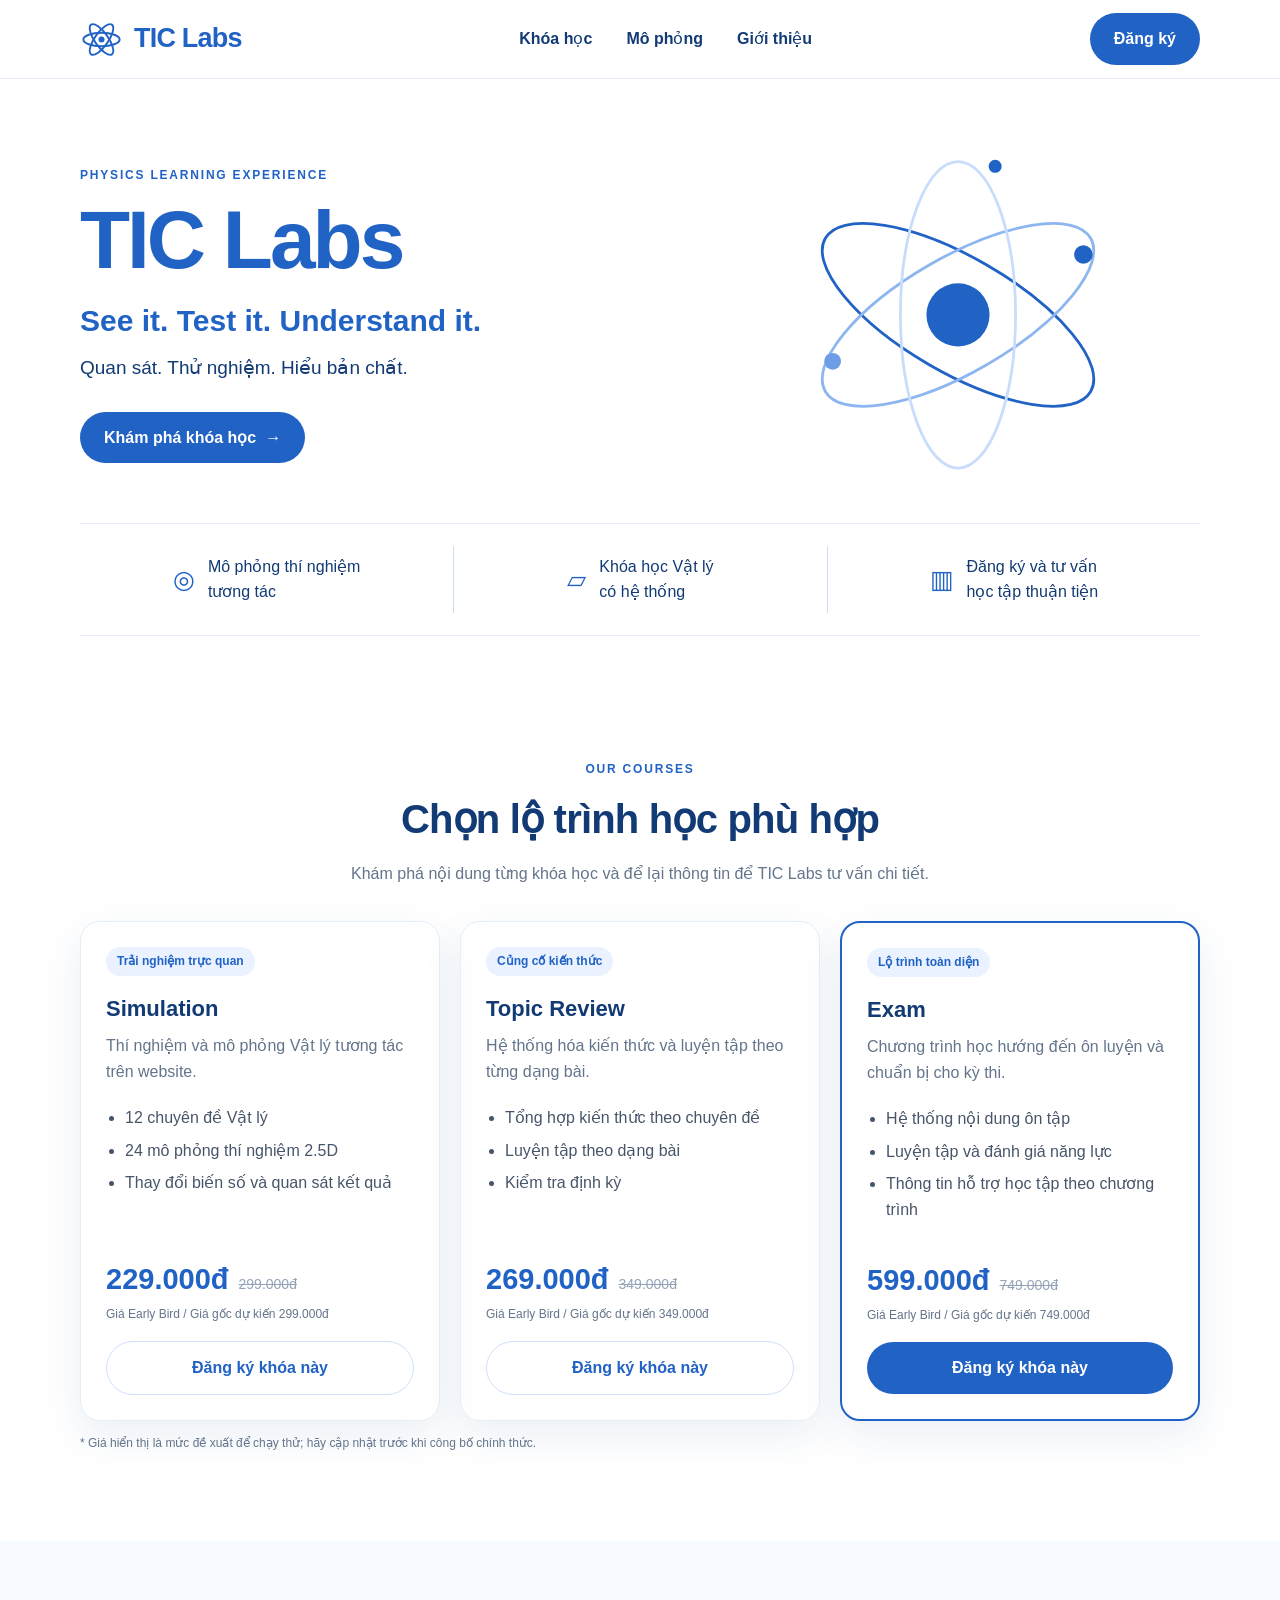
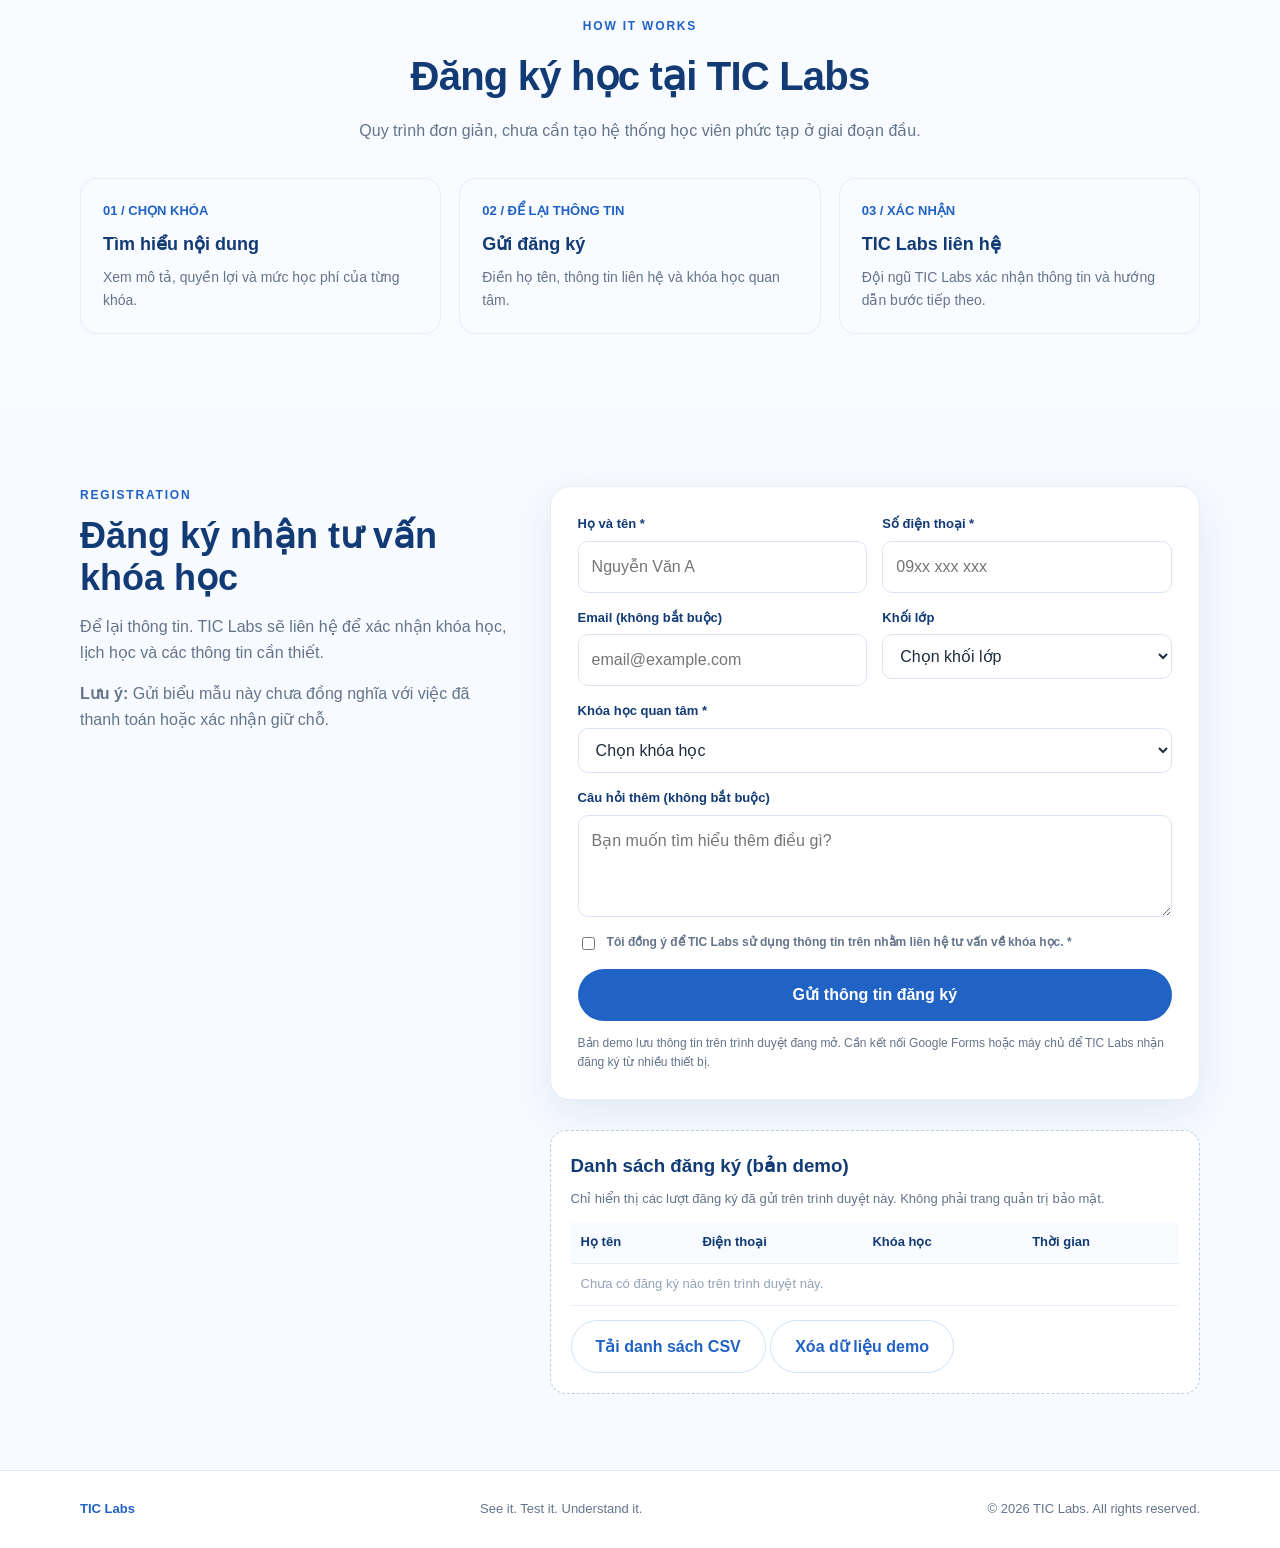
<file: public/assets/aistudio/tic_labs_website_demo_db35faf5.html>
<!DOCTYPE html>
<html lang="vi">
<head>
  <meta charset="UTF-8" />
  <meta name="viewport" content="width=device-width, initial-scale=1.0" />
  <title>TIC Labs | See it. Test it. Understand it.</title>
  <style>
    :root {
      --blue: #2162c5;
      --blue-dark: #123b75;
      --blue-light: #eaf2ff;
      --text: #202b3c;
      --muted: #64748b;
      --line: #e5edf8;
      --white: #fff;
      --shadow: 0 14px 40px rgba(26, 75, 145, .09);
    }
    * { box-sizing: border-box; }
    html { scroll-behavior: smooth; }
    body {
      margin: 0;
      font-family: Inter, "Segoe UI", Arial, sans-serif;
      color: var(--text);
      background: var(--white);
      line-height: 1.6;
    }
    a { color: inherit; text-decoration: none; }
    button, input, select, textarea { font: inherit; }
    .container { width: min(1120px, calc(100% - 40px)); margin: 0 auto; }
    header {
      position: sticky; top: 0; z-index: 20;
      background: rgba(255,255,255,.96);
      border-bottom: 1px solid var(--line);
      backdrop-filter: blur(12px);
    }
    .nav { height: 78px; display: flex; align-items: center; justify-content: space-between; gap: 24px; }
    .brand { display: flex; align-items: center; gap: 11px; color: var(--blue); font-size: 27px; font-weight: 750; letter-spacing: -.8px; }
    .brand-mark { width: 43px; height: 43px; display: grid; place-items: center; }
    .brand-mark svg { width: 100%; height: 100%; }
    .nav-links { display: flex; align-items: center; gap: 34px; color: var(--blue-dark); font-weight: 550; }
    .btn {
      display: inline-flex; align-items: center; justify-content: center; gap: 9px;
      border: 0; border-radius: 999px; padding: 13px 24px;
      color: #fff; background: var(--blue); font-weight: 650; cursor: pointer;
      transition: .2s ease;
    }
    .btn:hover { background: var(--blue-dark); transform: translateY(-1px); }
    .btn-outline { background: #fff; color: var(--blue); border: 1px solid #cfe0fa; }
    .btn-outline:hover { color: #fff; }
    .hero { padding: 78px 0 48px; overflow: hidden; }
    .hero-grid { display: grid; grid-template-columns: 1.1fr .9fr; align-items: center; gap: 45px; }
    .eyebrow { color: var(--blue); font-weight: 700; letter-spacing: 1.8px; text-transform: uppercase; font-size: 12px; }
    h1 { color: var(--blue); font-size: clamp(48px, 7vw, 82px); line-height: 1.02; letter-spacing: -3px; margin: 12px 0 16px; }
    .tagline { color: var(--blue); font-size: clamp(20px, 2.4vw, 30px); font-weight: 600; margin: 0 0 8px; }
    .subtitle { color: var(--blue-dark); font-size: 19px; margin: 0 0 28px; }
    .atom-wrap { display: grid; place-items: center; min-height: 310px; }
    .atom-wrap svg { width: min(100%, 390px); height: auto; }
    .features { display: grid; grid-template-columns: repeat(3, 1fr); gap: 0; border-top: 1px solid var(--line); border-bottom: 1px solid var(--line); padding: 22px 0; margin-top: 50px; }
    .feature { display: flex; align-items: center; justify-content: center; gap: 13px; padding: 8px 18px; color: var(--blue-dark); }
    .feature + .feature { border-left: 1px solid #cbdcf5; }
    .feature-icon { color: var(--blue); font-size: 25px; }
    section { padding: 76px 0; }
    .section-head { text-align: center; max-width: 680px; margin: 0 auto 34px; }
    .section-head h2 { color: var(--blue-dark); font-size: clamp(28px, 4vw, 40px); margin: 8px 0 10px; letter-spacing: -.8px; }
    .section-head p { color: var(--muted); margin: 0; }
    .course-grid { display: grid; grid-template-columns: repeat(3, 1fr); gap: 20px; }
    .course-card { border: 1px solid var(--line); border-radius: 20px; padding: 25px; box-shadow: var(--shadow); display: flex; flex-direction: column; }
    .course-card.featured { border: 2px solid var(--blue); position: relative; }
    .course-label { display: inline-flex; align-self: flex-start; color: var(--blue); background: var(--blue-light); padding: 5px 11px; border-radius: 99px; font-size: 12px; font-weight: 700; }
    .course-card h3 { color: var(--blue-dark); font-size: 22px; margin: 15px 0 7px; }
    .course-card p { color: var(--muted); margin: 0 0 14px; min-height: 48px; }
    .course-card ul { padding-left: 19px; margin: 0 0 22px; color: #475569; flex: 1; }
    .course-card li { margin: 7px 0; }
    .price-row { display: flex; align-items: baseline; gap: 10px; margin: 5px 0 3px; }
    .price { font-size: 29px; font-weight: 800; color: var(--blue); }
    .old-price { color: #94a3b8; text-decoration: line-through; font-size: 14px; }
    .price-note { color: var(--muted); font-size: 12px; margin-bottom: 17px; }
    .how-grid { display: grid; grid-template-columns: repeat(3, 1fr); gap: 18px; }
    .how-card { background: #f8fbff; border: 1px solid var(--line); border-radius: 16px; padding: 22px; }
    .number { color: var(--blue); font-weight: 800; font-size: 13px; }
    .how-card h3 { color: var(--blue-dark); margin: 8px 0; font-size: 18px; }
    .how-card p { color: var(--muted); margin: 0; font-size: 14px; }
    .register-section { background: #f7faff; }
    .register-grid { display: grid; grid-template-columns: .8fr 1.2fr; gap: 36px; align-items: start; }
    .register-copy h2 { color: var(--blue-dark); font-size: 36px; line-height: 1.15; margin: 10px 0; }
    .register-copy p { color: var(--muted); }
    .form-card { background: #fff; border: 1px solid var(--line); border-radius: 20px; padding: 27px; box-shadow: var(--shadow); }
    .form-grid { display: grid; grid-template-columns: 1fr 1fr; gap: 15px; }
    .field { display: flex; flex-direction: column; gap: 6px; }
    .field.full { grid-column: 1 / -1; }
    label { font-size: 13px; color: var(--blue-dark); font-weight: 650; }
    input, select, textarea { width: 100%; padding: 12px 13px; border: 1px solid #dbe5f2; border-radius: 10px; outline: none; background: #fff; color: var(--text); }
    input:focus, select:focus, textarea:focus { border-color: var(--blue); box-shadow: 0 0 0 3px rgba(33,98,197,.1); }
    .consent { display: flex; align-items: flex-start; gap: 9px; margin: 16px 0; color: var(--muted); font-size: 12px; }
    .consent input { width: auto; margin-top: 4px; }
    .form-message { margin-top: 12px; font-size: 13px; color: #176b42; }
    .admin-note { font-size: 12px; color: var(--muted); margin-top: 13px; }
    .admin-panel { margin-top: 30px; background: #fff; border: 1px dashed #b9cce8; border-radius: 16px; padding: 20px; }
    .admin-panel h3 { color: var(--blue-dark); margin: 0 0 8px; }
    .admin-panel p { color: var(--muted); font-size: 13px; margin: 0 0 12px; }
    .table-wrap { overflow-x: auto; }
    table { width: 100%; border-collapse: collapse; font-size: 13px; }
    th, td { text-align: left; padding: 10px; border-bottom: 1px solid var(--line); white-space: nowrap; }
    th { color: var(--blue-dark); background: #f8fbff; }
    footer { padding: 28px 0; color: var(--muted); font-size: 13px; border-top: 1px solid var(--line); }
    .footer-inner { display: flex; justify-content: space-between; gap: 20px; flex-wrap: wrap; }
    @media (max-width: 800px) {
      .nav { height: auto; min-height: 70px; flex-wrap: wrap; padding: 13px 0; }
      .nav-links { order: 3; width: 100%; justify-content: center; gap: 18px; font-size: 14px; }
      .brand { font-size: 23px; }
      .hero { padding-top: 48px; }
      .hero-grid, .register-grid { grid-template-columns: 1fr; }
      .atom-wrap { min-height: 220px; }
      .features { grid-template-columns: 1fr; gap: 10px; margin-top: 25px; }
      .feature + .feature { border-left: 0; }
      .course-grid, .how-grid { grid-template-columns: 1fr; }
      section { padding: 55px 0; }
    }
    @media (max-width: 520px) {
      .container { width: min(100% - 28px, 1120px); }
      .nav-links { gap: 12px; font-size: 12px; }
      .nav > .btn { padding: 10px 15px; font-size: 13px; }
      h1 { letter-spacing: -2px; }
      .form-grid { grid-template-columns: 1fr; }
      .field.full { grid-column: auto; }
      .form-card { padding: 19px; }
    }
  </style>
</head>
<body>
<header>
  <div class="container nav">
    <a class="brand" href="#home" aria-label="TIC Labs trang chủ">
      <span class="brand-mark">
        <svg viewBox="0 0 64 64" fill="none" aria-hidden="true">
          <g stroke="#2162c5" stroke-width="2.8">
            <ellipse cx="32" cy="32" rx="27" ry="10" transform="rotate(55 32 32)"/>
            <ellipse cx="32" cy="32" rx="27" ry="10" transform="rotate(-55 32 32)"/>
            <ellipse cx="32" cy="32" rx="27" ry="10"/>
          </g><circle cx="32" cy="32" r="4.5" fill="#2162c5"/>
        </svg>
      </span>
      <span>TIC Labs</span>
    </a>
    <nav class="nav-links">
      <a href="#courses">Khóa học</a>
      <a href="#simulation">Mô phỏng</a>
      <a href="#about">Giới thiệu</a>
    </nav>
    <a class="btn" href="#register">Đăng ký</a>
  </div>
</header>

<main>
  <section class="hero" id="home">
    <div class="container">
      <div class="hero-grid">
        <div>
          <div class="eyebrow">Physics learning experience</div>
          <h1>TIC Labs</h1>
          <p class="tagline">See it. Test it. Understand it.</p>
          <p class="subtitle">Quan sát. Thử nghiệm. Hiểu bản chất.</p>
          <a class="btn" href="#courses">Khám phá khóa học <span aria-hidden="true">→</span></a>
        </div>
        <div class="atom-wrap" aria-hidden="true">
          <svg viewBox="0 0 420 340" fill="none">
            <g stroke-linecap="round">
              <ellipse cx="210" cy="170" rx="165" ry="62" transform="rotate(30 210 170)" stroke="#2162c5" stroke-width="3"/>
              <ellipse cx="210" cy="170" rx="165" ry="62" transform="rotate(-30 210 170)" stroke="#8db5ef" stroke-width="3"/>
              <ellipse cx="210" cy="170" rx="165" ry="62" transform="rotate(90 210 170)" stroke="#c8dcfb" stroke-width="3"/>
            </g>
            <circle cx="210" cy="170" r="34" fill="#2162c5"/>
            <circle cx="345" cy="105" r="10" fill="#2162c5"/>
            <circle cx="75" cy="220" r="9" fill="#6c9de5"/>
            <circle cx="250" cy="10" r="7" fill="#2162c5"/>
          </svg>
        </div>
      </div>
      <div class="features">
        <div class="feature"><span class="feature-icon">◎</span><span>Mô phỏng thí nghiệm<br>tương tác</span></div>
        <div class="feature"><span class="feature-icon">▱</span><span>Khóa học Vật lý<br>có hệ thống</span></div>
        <div class="feature"><span class="feature-icon">▥</span><span>Đăng ký và tư vấn<br>học tập thuận tiện</span></div>
      </div>
    </div>
  </section>

  <section id="courses">
    <div class="container">
      <div class="section-head">
        <div class="eyebrow">Our courses</div>
        <h2>Chọn lộ trình học phù hợp</h2>
        <p>Khám phá nội dung từng khóa học và để lại thông tin để TIC Labs tư vấn chi tiết.</p>
      </div>
      <div class="course-grid">
        <article class="course-card" id="simulation">
          <span class="course-label">Trải nghiệm trực quan</span>
          <h3>Simulation</h3>
          <p>Thí nghiệm và mô phỏng Vật lý tương tác trên website.</p>
          <ul>
            <li>12 chuyên đề Vật lý</li>
            <li>24 mô phỏng thí nghiệm 2.5D</li>
            <li>Thay đổi biến số và quan sát kết quả</li>
          </ul>
          <div class="price-row"><span class="price">229.000đ</span><span class="old-price">299.000đ</span></div>
          <div class="price-note">Giá Early Bird / Giá gốc dự kiến 299.000đ</div>
          <button class="btn btn-outline" type="button" onclick="chooseCourse('Simulation')">Đăng ký khóa này</button>
        </article>
        <article class="course-card">
          <span class="course-label">Củng cố kiến thức</span>
          <h3>Topic Review</h3>
          <p>Hệ thống hóa kiến thức và luyện tập theo từng dạng bài.</p>
          <ul>
            <li>Tổng hợp kiến thức theo chuyên đề</li>
            <li>Luyện tập theo dạng bài</li>
            <li>Kiểm tra định kỳ</li>
          </ul>
          <div class="price-row"><span class="price">269.000đ</span><span class="old-price">349.000đ</span></div>
          <div class="price-note">Giá Early Bird / Giá gốc dự kiến 349.000đ</div>
          <button class="btn btn-outline" type="button" onclick="chooseCourse('Topic Review')">Đăng ký khóa này</button>
        </article>
        <article class="course-card featured">
          <span class="course-label">Lộ trình toàn diện</span>
          <h3>Exam</h3>
          <p>Chương trình học hướng đến ôn luyện và chuẩn bị cho kỳ thi.</p>
          <ul>
            <li>Hệ thống nội dung ôn tập</li>
            <li>Luyện tập và đánh giá năng lực</li>
            <li>Thông tin hỗ trợ học tập theo chương trình</li>
          </ul>
          <div class="price-row"><span class="price">599.000đ</span><span class="old-price">749.000đ</span></div>
          <div class="price-note">Giá Early Bird / Giá gốc dự kiến 749.000đ</div>
          <button class="btn" type="button" onclick="chooseCourse('Exam')">Đăng ký khóa này</button>
        </article>
      </div>
      <p class="admin-note">* Giá hiển thị là mức đề xuất để chạy thử; hãy cập nhật trước khi công bố chính thức.</p>
    </div>
  </section>

  <section id="about" style="background:#f8fbff">
    <div class="container">
      <div class="section-head">
        <div class="eyebrow">How it works</div>
        <h2>Đăng ký học tại TIC Labs</h2>
        <p>Quy trình đơn giản, chưa cần tạo hệ thống học viên phức tạp ở giai đoạn đầu.</p>
      </div>
      <div class="how-grid">
        <div class="how-card"><div class="number">01 / CHỌN KHÓA</div><h3>Tìm hiểu nội dung</h3><p>Xem mô tả, quyền lợi và mức học phí của từng khóa.</p></div>
        <div class="how-card"><div class="number">02 / ĐỂ LẠI THÔNG TIN</div><h3>Gửi đăng ký</h3><p>Điền họ tên, thông tin liên hệ và khóa học quan tâm.</p></div>
        <div class="how-card"><div class="number">03 / XÁC NHẬN</div><h3>TIC Labs liên hệ</h3><p>Đội ngũ TIC Labs xác nhận thông tin và hướng dẫn bước tiếp theo.</p></div>
      </div>
    </div>
  </section>

  <section class="register-section" id="register">
    <div class="container register-grid">
      <div class="register-copy">
        <div class="eyebrow">Registration</div>
        <h2>Đăng ký nhận tư vấn khóa học</h2>
        <p>Để lại thông tin. TIC Labs sẽ liên hệ để xác nhận khóa học, lịch học và các thông tin cần thiết.</p>
        <p><strong>Lưu ý:</strong> Gửi biểu mẫu này chưa đồng nghĩa với việc đã thanh toán hoặc xác nhận giữ chỗ.</p>
      </div>
      <div>
        <form class="form-card" id="registrationForm">
          <div class="form-grid">
            <div class="field">
              <label for="fullname">Họ và tên *</label>
              <input id="fullname" name="fullname" required maxlength="80" placeholder="Nguyễn Văn A" />
            </div>
            <div class="field">
              <label for="phone">Số điện thoại *</label>
              <input id="phone" name="phone" required inputmode="tel" maxlength="20" placeholder="09xx xxx xxx" />
            </div>
            <div class="field">
              <label for="email">Email (không bắt buộc)</label>
              <input id="email" name="email" type="email" maxlength="120" placeholder="email@example.com" />
            </div>
            <div class="field">
              <label for="grade">Khối lớp</label>
              <select id="grade" name="grade">
                <option value="">Chọn khối lớp</option>
                <option>Lớp 10</option><option>Lớp 11</option><option>Lớp 12</option><option>Khác</option>
              </select>
            </div>
            <div class="field full">
              <label for="course">Khóa học quan tâm *</label>
              <select id="course" name="course" required>
                <option value="">Chọn khóa học</option>
                <option>Simulation</option><option>Topic Review</option><option>Exam</option>
                <option>Muốn được tư vấn thêm</option>
              </select>
            </div>
            <div class="field full">
              <label for="note">Câu hỏi thêm (không bắt buộc)</label>
              <textarea id="note" name="note" rows="3" maxlength="500" placeholder="Bạn muốn tìm hiểu thêm điều gì?"></textarea>
            </div>
          </div>
          <label class="consent"><input type="checkbox" required /> <span>Tôi đồng ý để TIC Labs sử dụng thông tin trên nhằm liên hệ tư vấn về khóa học. *</span></label>
          <button class="btn" type="submit" style="width:100%">Gửi thông tin đăng ký</button>
          <div class="form-message" id="formMessage" role="status" aria-live="polite"></div>
          <div class="admin-note">Bản demo lưu thông tin trên trình duyệt đang mở. Cần kết nối Google Forms hoặc máy chủ để TIC Labs nhận đăng ký từ nhiều thiết bị.</div>
        </form>

        <div class="admin-panel">
          <h3>Danh sách đăng ký (bản demo)</h3>
          <p>Chỉ hiển thị các lượt đăng ký đã gửi trên trình duyệt này. Không phải trang quản trị bảo mật.</p>
          <div class="table-wrap">
            <table>
              <thead><tr><th>Họ tên</th><th>Điện thoại</th><th>Khóa học</th><th>Thời gian</th></tr></thead>
              <tbody id="registrations"><tr><td colspan="4" style="color:#94a3b8">Chưa có đăng ký nào trên trình duyệt này.</td></tr></tbody>
            </table>
          </div>
          <button class="btn btn-outline" type="button" id="downloadCsv" style="margin-top:14px">Tải danh sách CSV</button>
          <button class="btn btn-outline" type="button" id="clearData" style="margin-top:14px">Xóa dữ liệu demo</button>
        </div>
      </div>
    </div>
  </section>
</main>

<footer>
  <div class="container footer-inner">
    <strong style="color:var(--blue)">TIC Labs</strong>
    <span>See it. Test it. Understand it.</span>
    <span>© <span id="year"></span> TIC Labs. All rights reserved.</span>
  </div>
</footer>

<script>
  const STORAGE_KEY = "tic_labs_demo_registrations";
  const form = document.getElementById("registrationForm");
  const message = document.getElementById("formMessage");

  function getRegistrations() {
    try { return JSON.parse(localStorage.getItem(STORAGE_KEY) || "[]"); }
    catch { return []; }
  }

  function renderRegistrations() {
    const rows = getRegistrations();
    const tbody = document.getElementById("registrations");
    if (!rows.length) {
      tbody.innerHTML = '<tr><td colspan="4" style="color:#94a3b8">Chưa có đăng ký nào trên trình duyệt này.</td></tr>';
      return;
    }
    tbody.innerHTML = rows.map(r => `
      <tr>
        <td>${escapeHtml(r.fullname)}</td>
        <td>${escapeHtml(r.phone)}</td>
        <td>${escapeHtml(r.course)}</td>
        <td>${escapeHtml(r.createdAt)}</td>
      </tr>`).join("");
  }

  function escapeHtml(value) {
    return String(value).replace(/[&<>"']/g, ch => ({
      "&":"&amp;", "<":"&lt;", ">":"&gt;", '"':"&quot;", "'":"&#039;"
    }[ch]));
  }

  function chooseCourse(course) {
    document.getElementById("course").value = course;
    document.getElementById("register").scrollIntoView({ behavior: "smooth" });
  }

  form.addEventListener("submit", function(event) {
    event.preventDefault();
    if (!form.reportValidity()) return;
    const data = Object.fromEntries(new FormData(form).entries());
    const rows = getRegistrations();
    rows.push({
      fullname: data.fullname.trim(),
      phone: data.phone.trim(),
      email: data.email.trim(),
      grade: data.grade,
      course: data.course,
      note: data.note.trim(),
      createdAt: new Date().toLocaleString("vi-VN")
    });
    localStorage.setItem(STORAGE_KEY, JSON.stringify(rows));
    form.reset();
    message.textContent = "Đã ghi nhận thông tin trên trình duyệt này. Đây là bản demo, TIC Labs chưa nhận dữ liệu từ xa.";
    renderRegistrations();
  });

  document.getElementById("downloadCsv").addEventListener("click", function() {
    const rows = getRegistrations();
    if (!rows.length) { alert("Chưa có dữ liệu để tải."); return; }
    const headers = ["Họ tên","Số điện thoại","Email","Khối lớp","Khóa học","Ghi chú","Thời gian"];
    const values = rows.map(r => [r.fullname,r.phone,r.email,r.grade,r.course,r.note,r.createdAt]);
    const csv = [headers, ...values].map(row => row.map(v => '"' + String(v ?? "").replace(/"/g, '""') + '"').join(",")).join("\r\n");
    const blob = new Blob(["\uFEFF" + csv], { type: "text/csv;charset=utf-8;" });
    const url = URL.createObjectURL(blob);
    const a = document.createElement("a");
    a.href = url; a.download = "tic-labs-dang-ky-demo.csv"; a.click();
    URL.revokeObjectURL(url);
  });

  document.getElementById("clearData").addEventListener("click", function() {
    if (confirm("Xóa toàn bộ dữ liệu đăng ký demo trên trình duyệt này?")) {
      localStorage.removeItem(STORAGE_KEY);
      message.textContent = "Đã xóa dữ liệu demo trên trình duyệt này.";
      renderRegistrations();
    }
  });

  document.getElementById("year").textContent = new Date().getFullYear();
  renderRegistrations();
</script>
</body>
</html>
</file>
